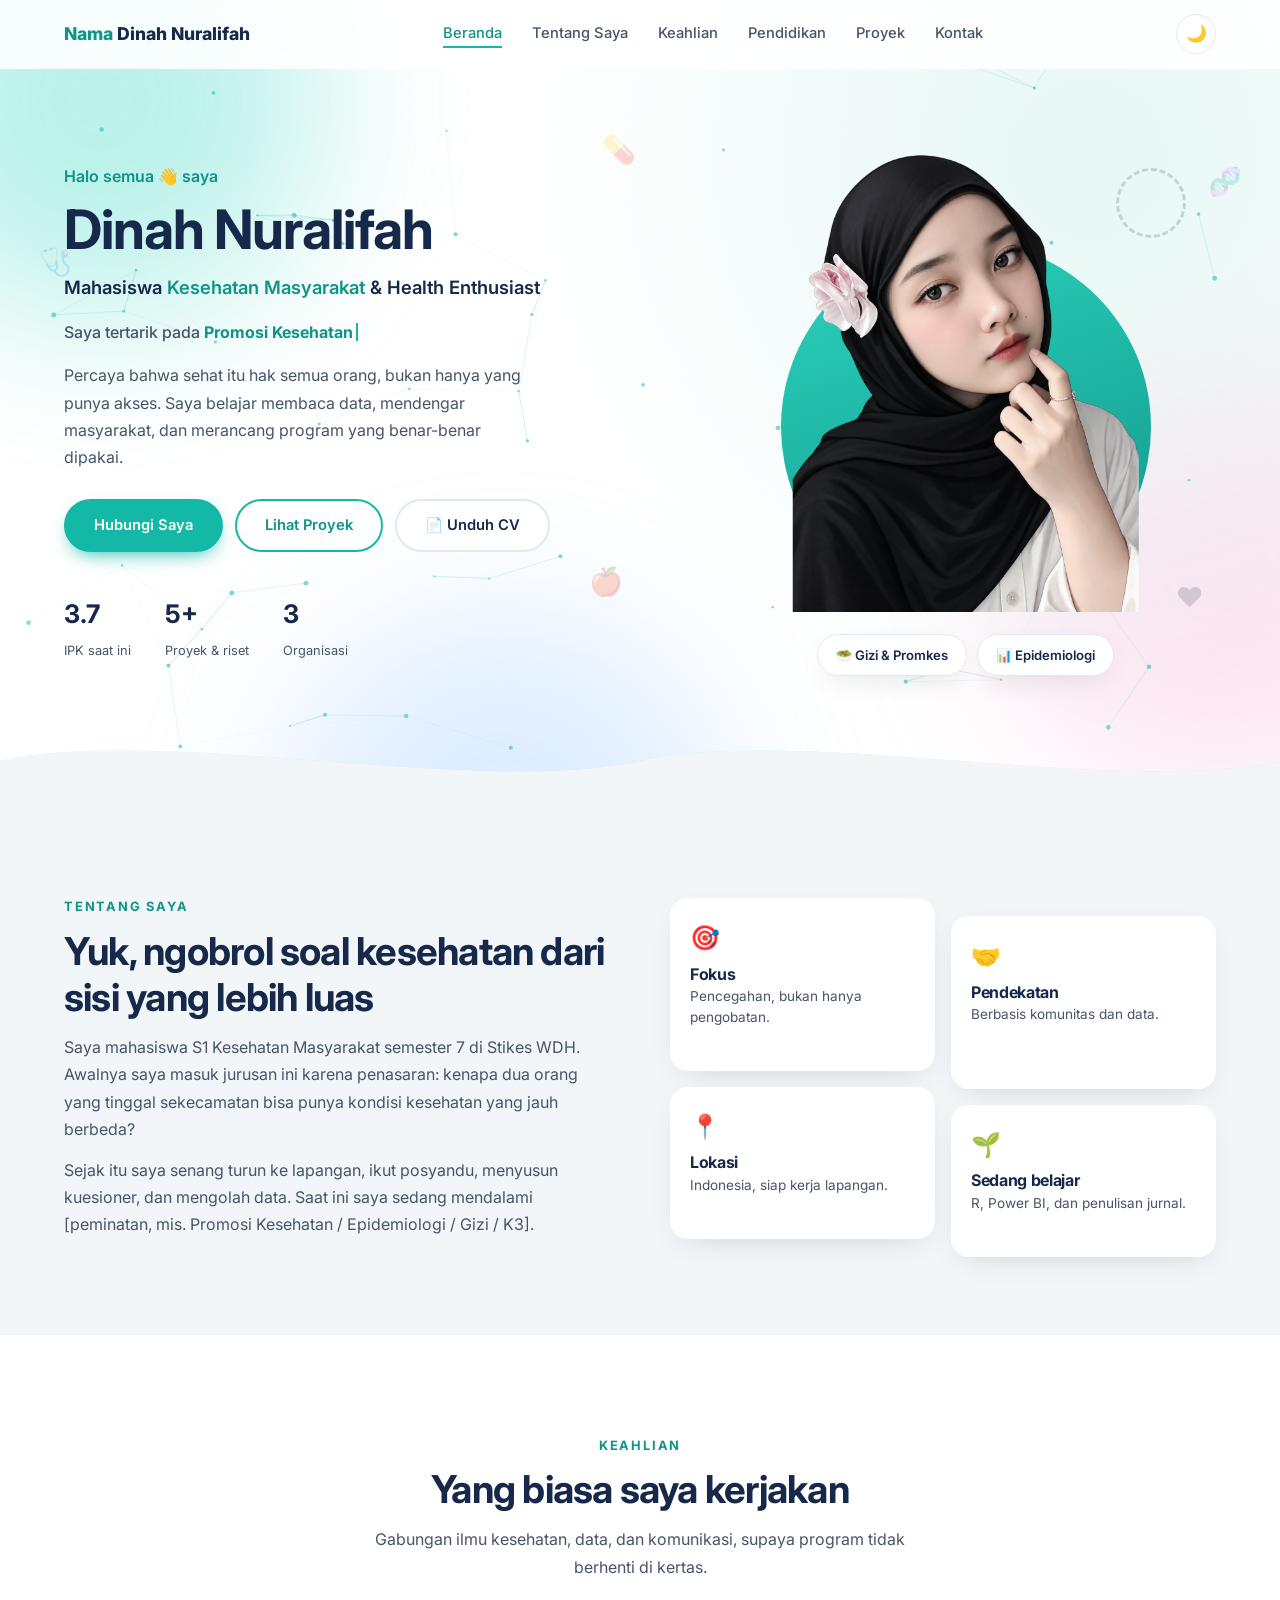
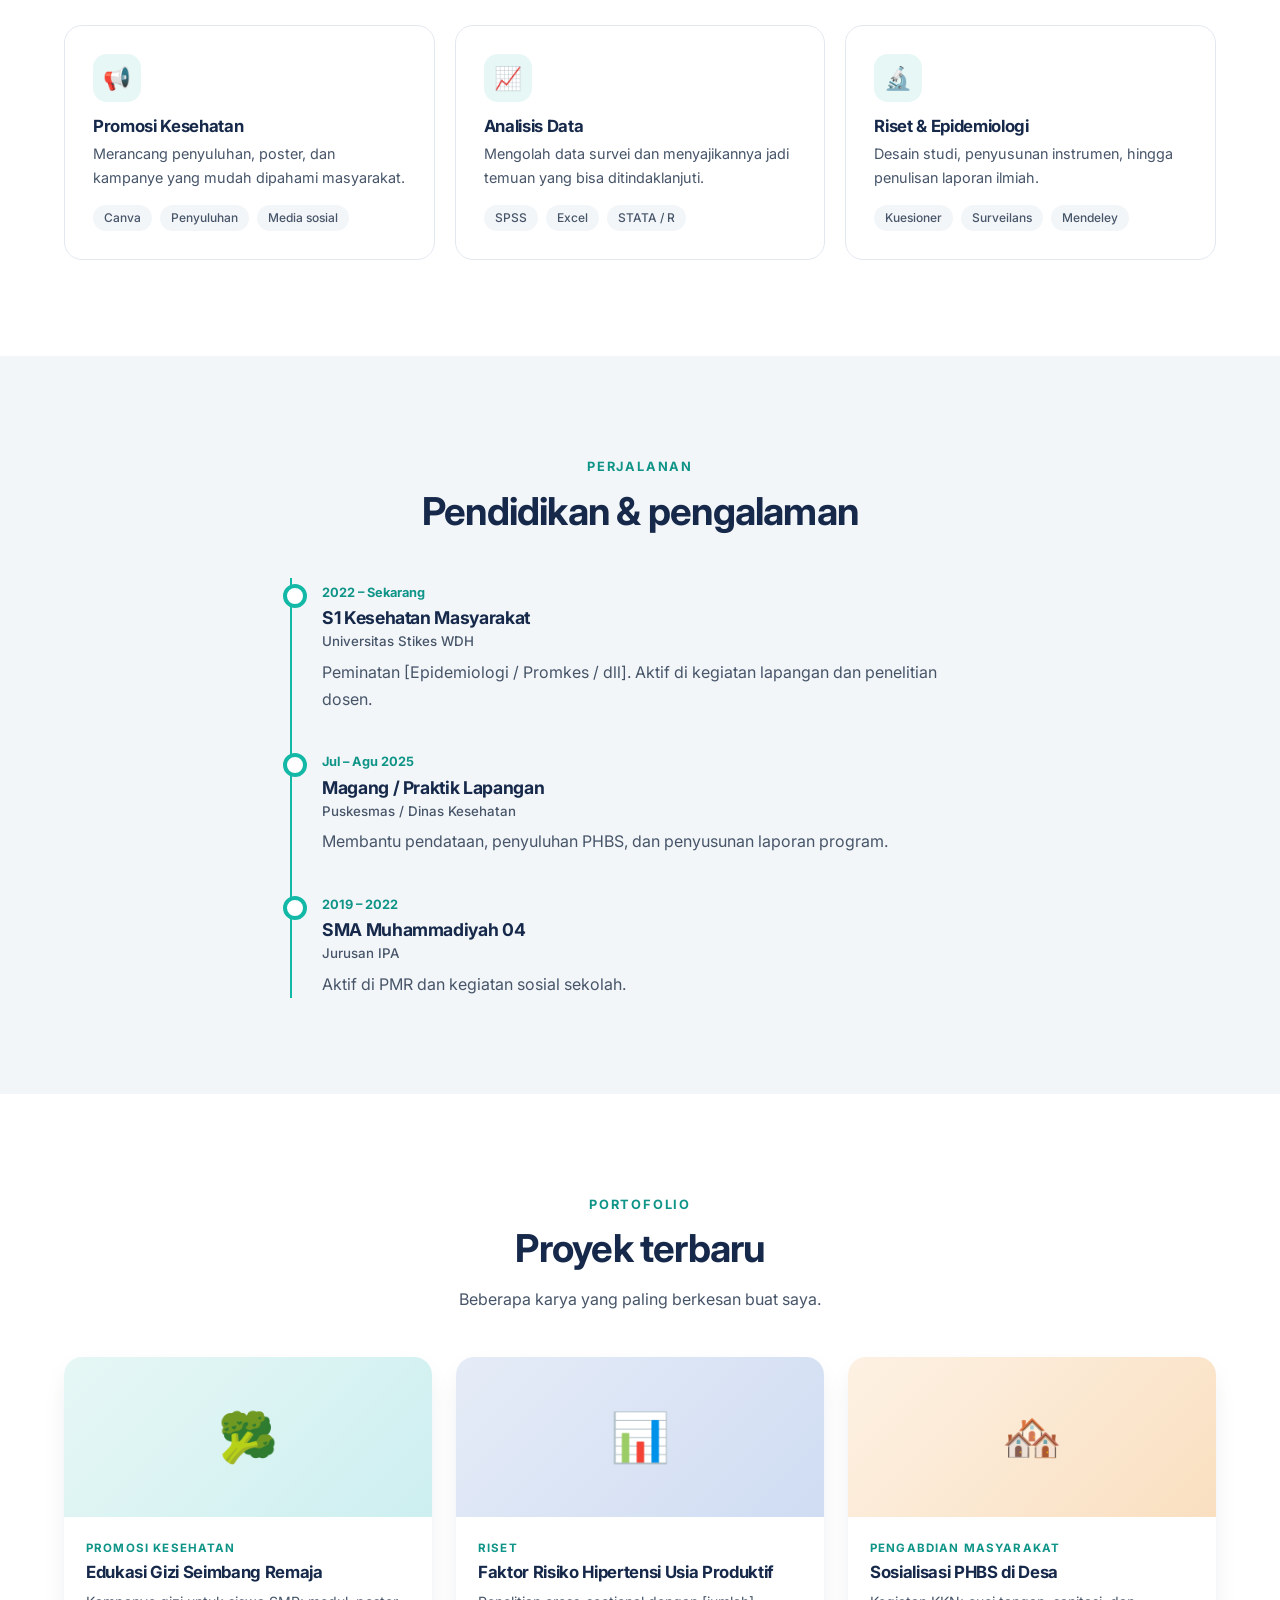
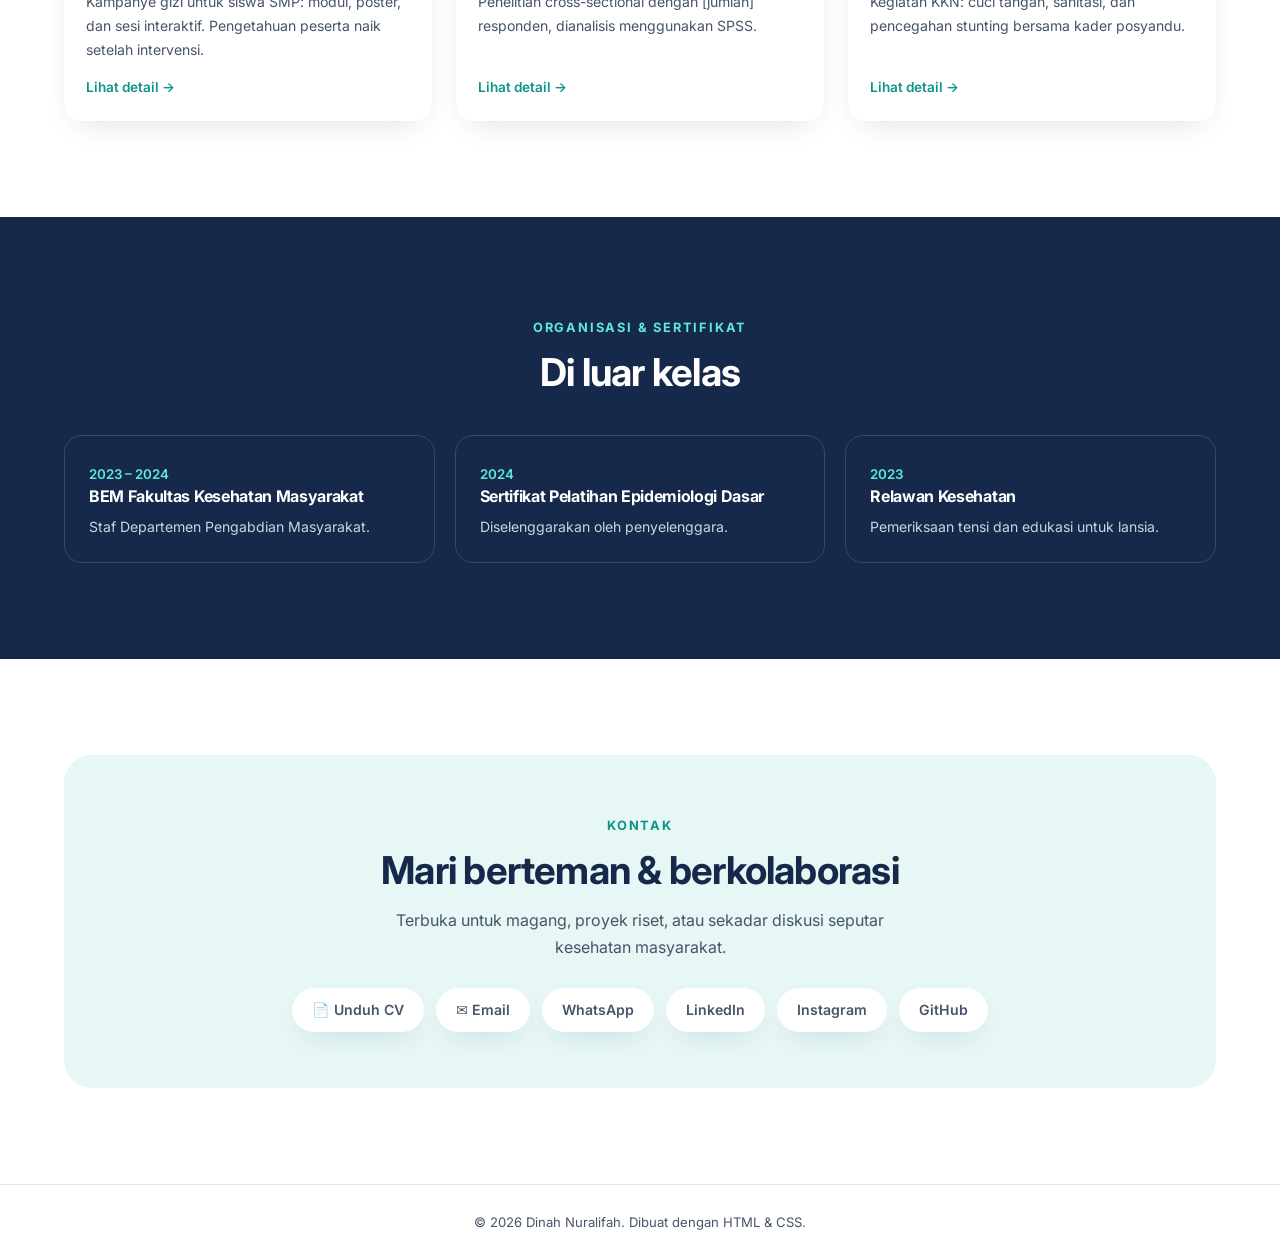
<file: index.html>
<!DOCTYPE html>
<html lang="id">
<head>
<meta charset="UTF-8">
<meta name="viewport" content="width=device-width, initial-scale=1">
<title>Dinah Nuralifah | Mahasiswa Kesehatan Masyarakat</title>
<meta name="description" content="Portofolio mahasiswa S1 Kesehatan Masyarakat: proyek, pengalaman, dan keahlian di bidang promosi kesehatan dan epidemiologi.">
<link rel="icon" href="data:image/svg+xml,<svg xmlns=%22http://www.w3.org/2000/svg%22 viewBox=%220 0 100 100%22><text y=%22.9em%22 font-size=%2290%22>🩺</text></svg>">
<link rel="preconnect" href="https://fonts.googleapis.com">
<link rel="preconnect" href="https://fonts.gstatic.com" crossorigin>
<link href="https://fonts.googleapis.com/css2?family=Inter:wght@400;500;600;700;800&display=swap" rel="stylesheet">
<script>try{var t=localStorage.getItem('theme')||(matchMedia('(prefers-color-scheme:dark)').matches?'dark':'light');document.documentElement.dataset.theme=t}catch(e){}</script>
<link rel="stylesheet" href="style.css">
</head>
<body>
<div id="bar"></div>
<div class="blobs" aria-hidden="true"><span></span><span></span><span></span></div>

<header>
  <nav class="wrap">
    <a href="#beranda" class="logo">Nama<span> Dinah Nuralifah</span></a>
    <input type="checkbox" id="burger">
    <ul class="links">
      <li><a href="#beranda">Beranda</a></li>
      <li><a href="#tentang">Tentang Saya</a></li>
      <li><a href="#keahlian">Keahlian</a></li>
      <li><a href="#pendidikan">Pendidikan</a></li>
      <li><a href="#proyek">Proyek</a></li>
      <li><a href="#kontak">Kontak</a></li>
    </ul>
    <div class="nav-r">
      <button class="theme" id="theme" type="button" aria-label="Ganti tema"></button>
      <label for="burger" class="burger" aria-label="Menu"><span></span><span></span><span></span></label>
    </div>
  </nav>
</header>

<!-- BERANDA -->
<section class="hero" id="beranda">
  <canvas id="net" aria-hidden="true"></canvas>
  <div class="floaties" aria-hidden="true"><span>🩺</span><span>💊</span><span>🧬</span><span>🍎</span><span>❤️</span></div>
  <div class="wrap">
    <div>
      <p class="hi">Halo semua 👋 saya</p>
      <h1>Dinah Nuralifah</h1>
      <p class="role">Mahasiswa <em>Kesehatan Masyarakat</em> &amp; Health Enthusiast</p>
      <p class="typed-line">Saya tertarik pada <span class="typed" data-words="Promosi Kesehatan|Epidemiologi|Gizi Masyarakat|Analisis Data|Kesehatan Lingkungan">Promosi Kesehatan</span><span class="cursor"></span></p>
      <p class="desc">Percaya bahwa sehat itu hak semua orang, bukan hanya yang punya akses. Saya belajar membaca data, mendengar masyarakat, dan merancang program yang benar-benar dipakai.</p>
      <div class="btns">
        <a href="#kontak" class="btn fill">Hubungi Saya</a>
        <a href="#proyek" class="btn line">Lihat Proyek</a>
        <a href="cv.pdf" download="cv.pdf" class="btn dl">📄 Unduh CV</a>
      </div>
      <div class="stats">
        <div><b data-to="3.8" data-dec="1">3.8</b><small>IPK saat ini</small></div>
        <div><b data-to="5" data-suf="+">5+</b><small>Proyek &amp; riset</small></div>
        <div><b data-to="3">3</b><small>Organisasi</small></div>
      </div>
    </div>
    <div class="photo-wrap">
      <div class="photo">
        <!-- Foto: taruh foto.png di folder yang sama -->
        <div class="initials">NK</div>
        <img src="img.png" alt="Foto Nama Kamu" onerror="this.remove()">
      </div>
      <div class="tags">
        <span class="tag">🥗 Gizi &amp; Promkes</span>
        <span class="tag">📊 Epidemiologi</span>
      </div>
    </div>
  </div>
  <div class="waves" aria-hidden="true">
    <svg class="w1" viewBox="0 0 2880 80" preserveAspectRatio="none"><path d="M0,40 C180,0 540,80 720,40 C900,0 1260,80 1440,40 C1620,0 1980,80 2160,40 C2340,0 2700,80 2880,40 V80 H0 Z"/></svg>
    <svg class="w2" viewBox="0 0 2880 80" preserveAspectRatio="none"><path d="M0,40 C180,0 540,80 720,40 C900,0 1260,80 1440,40 C1620,0 1980,80 2160,40 C2340,0 2700,80 2880,40 V80 H0 Z"/></svg>
  </div>
</section>

<!-- TENTANG -->
<section class="about" id="tentang">
  <div class="wrap">
    <div>
      <span class="eyebrow">Tentang Saya</span>
      <h2 class="title">Yuk, ngobrol soal kesehatan dari sisi yang lebih luas</h2>
      <p>Saya mahasiswa S1 Kesehatan Masyarakat semester 7 di Stikes WDH. Awalnya saya masuk jurusan ini karena penasaran: kenapa dua orang yang tinggal sekecamatan bisa punya kondisi kesehatan yang jauh berbeda?</p>
      <p>Sejak itu saya senang turun ke lapangan, ikut posyandu, menyusun kuesioner, dan mengolah data. Saat ini saya sedang mendalami [peminatan, mis. Promosi Kesehatan / Epidemiologi / Gizi / K3].</p>
    </div>
    <div class="cards">
      <div class="mini"><i>🎯</i><h3>Fokus</h3><p>Pencegahan, bukan hanya pengobatan.</p></div>
      <div class="mini"><i>🤝</i><h3>Pendekatan</h3><p>Berbasis komunitas dan data.</p></div>
      <div class="mini"><i>📍</i><h3>Lokasi</h3><p>Indonesia, siap kerja lapangan.</p></div>
      <div class="mini"><i>🌱</i><h3>Sedang belajar</h3><p>R, Power BI, dan penulisan jurnal.</p></div>
    </div>
  </div>
</section>

<!-- KEAHLIAN -->
<section id="keahlian">
  <div class="wrap center">
    <span class="eyebrow">Keahlian</span>
    <h2 class="title">Yang biasa saya kerjakan</h2>
    <p class="lead">Gabungan ilmu kesehatan, data, dan komunikasi, supaya program tidak berhenti di kertas.</p>
    <div class="skills" style="text-align:left">
      <div class="skill"><div class="ic">📢</div><h3>Promosi Kesehatan</h3><p>Merancang penyuluhan, poster, dan kampanye yang mudah dipahami masyarakat.</p><div class="chips"><span>Canva</span><span>Penyuluhan</span><span>Media sosial</span></div></div>
      <div class="skill"><div class="ic">📈</div><h3>Analisis Data</h3><p>Mengolah data survei dan menyajikannya jadi temuan yang bisa ditindaklanjuti.</p><div class="chips"><span>SPSS</span><span>Excel</span><span>STATA / R</span></div></div>
      <div class="skill"><div class="ic">🔬</div><h3>Riset &amp; Epidemiologi</h3><p>Desain studi, penyusunan instrumen, hingga penulisan laporan ilmiah.</p><div class="chips"><span>Kuesioner</span><span>Surveilans</span><span>Mendeley</span></div></div>
    </div>
  </div>
</section>

<!-- PENDIDIKAN -->
<section class="edu" id="pendidikan">
  <div class="wrap center">
    <span class="eyebrow">Perjalanan</span>
    <h2 class="title">Pendidikan &amp; pengalaman</h2>
    <div class="timeline" style="text-align:left">
      <div class="tl"><time>2022 – Sekarang</time><h3>S1 Kesehatan Masyarakat</h3><small>Universitas Stikes WDH</small><p>Peminatan [Epidemiologi / Promkes / dll]. Aktif di kegiatan lapangan dan penelitian dosen.</p></div>
      <div class="tl"><time>Jul – Agu 2025</time><h3>Magang / Praktik Lapangan</h3><small>Puskesmas / Dinas Kesehatan</small><p>Membantu pendataan, penyuluhan PHBS, dan penyusunan laporan program.</p></div>
      <div class="tl"><time>2019 – 2022</time><h3>SMA Muhammadiyah 04</h3><small>Jurusan IPA</small><p>Aktif di PMR dan kegiatan sosial sekolah.</p></div>
    </div>
  </div>
</section>

<!-- PROYEK -->
<section id="proyek">
  <div class="wrap center">
    <span class="eyebrow">Portofolio</span>
    <h2 class="title">Proyek terbaru</h2>
    <p class="lead">Beberapa karya yang paling berkesan buat saya.</p>
    <div class="grid3" style="text-align:left">
      <article class="proj"><div class="thumb">🥦</div><div class="body"><small>Promosi Kesehatan</small><h3>Edukasi Gizi Seimbang Remaja</h3><p>Kampanye gizi untuk siswa SMP: modul, poster, dan sesi interaktif. Pengetahuan peserta naik setelah intervensi.</p><a class="more" href="#">Lihat detail →</a></div></article>
      <article class="proj"><div class="thumb">📊</div><div class="body"><small>Riset</small><h3>Faktor Risiko Hipertensi Usia Produktif</h3><p>Penelitian cross-sectional dengan [jumlah] responden, dianalisis menggunakan SPSS.</p><a class="more" href="#">Lihat detail →</a></div></article>
      <article class="proj"><div class="thumb">🏘️</div><div class="body"><small>Pengabdian Masyarakat</small><h3>Sosialisasi PHBS di Desa</h3><p>Kegiatan KKN: cuci tangan, sanitasi, dan pencegahan stunting bersama kader posyandu.</p><a class="more" href="#">Lihat detail →</a></div></article>
    </div>
  </div>
</section>

<!-- ORGANISASI -->
<section class="org">
  <div class="wrap center">
    <span class="eyebrow">Organisasi &amp; Sertifikat</span>
    <h2 class="title">Di luar kelas</h2>
    <div class="orgs" style="text-align:left">
      <div><small>2023 – 2024</small><h3>BEM Fakultas Kesehatan Masyarakat</h3><p>Staf Departemen Pengabdian Masyarakat.</p></div>
      <div><small>2024</small><h3>Sertifikat Pelatihan Epidemiologi Dasar</h3><p>Diselenggarakan oleh penyelenggara.</p></div>
      <div><small>2023</small><h3>Relawan Kesehatan</h3><p>Pemeriksaan tensi dan edukasi untuk lansia.</p></div>
    </div>
  </div>
</section>

<!-- KONTAK -->
<section class="contact" id="kontak">
  <div class="wrap">
    <div class="box">
      <span class="eyebrow">Kontak</span>
      <h2 class="title">Mari berteman &amp; berkolaborasi</h2>
      <p class="lead" style="margin-inline:auto">Terbuka untuk magang, proyek riset, atau sekadar diskusi seputar kesehatan masyarakat.</p>
      <div class="socials">
        <a href="cv.pdf" download="cv.pdf">📄 Unduh CV</a>
        <a href="mailto:emailkamu@gmail.com">✉️ Email</a>
        <a href="https://wa.me/6281234567890?text=Halo%2C%20saya%20melihat%20portofolio%20kamu" target="_blank" rel="noopener">WhatsApp</a>
        <a href="https://linkedin.com/in/usernamekamu" target="_blank" rel="noopener">LinkedIn</a>
        <a href="https://instagram.com/usernamekamu" target="_blank" rel="noopener">Instagram</a>
        <a href="https://github.com/usernamekamu" target="_blank" rel="noopener">GitHub</a>
      </div>
    </div>
  </div>
</section>

<footer>© 2026 Dinah Nuralifah. Dibuat dengan HTML &amp; CSS.</footer>

<script src="script.js"></script>
</body>
</html>
</file>
<file: style.css>
:root{
  --navy:#16294a;--teal:#14b8a6;--teal-d:#0f9488;--mint:#e6f7f5;
  --text:#475569;--soft:#f3f6f9;--line:#e2e8f0;--white:#fff;
  --deep:#16294a;--card:#fff;--hdr:rgba(255,255,255,.88);--r:18px;--sh:0 10px 30px -12px rgba(22,41,74,.18);
}
*{margin:0;padding:0;box-sizing:border-box}
html{scroll-behavior:smooth;scroll-padding-top:80px}
body{font-family:'Inter',system-ui,sans-serif;color:var(--text);line-height:1.7;background:var(--white);overflow-x:hidden;transition:background .4s,color .4s}
img{max-width:100%;display:block}
a{color:inherit;text-decoration:none}
h1,h2,h3{color:var(--navy);line-height:1.2;letter-spacing:-.02em}
.wrap{width:min(1080px,90%);margin-inline:auto}
section{padding:96px 0;position:relative}
.eyebrow{display:inline-block;color:var(--teal-d);font-weight:700;font-size:.8rem;letter-spacing:.14em;text-transform:uppercase;margin-bottom:10px}
.title{font-size:clamp(1.7rem,3.5vw,2.4rem);margin-bottom:14px}
.lead{max-width:560px}
.center{text-align:center}.center .lead{margin-inline:auto}

/* NAV */
header{position:fixed;inset:0 0 auto 0;z-index:50;background:var(--hdr);-webkit-backdrop-filter: blur(10px); backdrop-filter:blur(10px);border-bottom:1px solid transparent;transition:.3s}
header.scrolled{border-bottom-color:var(--line)}
header nav{display:flex;align-items:center;justify-content:space-between;height:68px}
.logo{font-weight:800;color:var(--teal-d);font-size:1.1rem}
.logo span{color:var(--navy)}
.links{display:flex;gap:30px;list-style:none;font-size:.92rem;font-weight:500}
.links a{position:relative;padding:4px 0;transition:color .2s}
.links a::after{content:"";position:absolute;left:0;bottom:-2px;height:2px;width:0;background:var(--teal);transition:width .25s}
.links a:hover{color:var(--navy)}.links a:hover::after,.links a.active::after{width:100%}
.links a.active{color:var(--teal-d)}
#burger,.burger{display:none}

/* HERO */
.hero{padding-top:150px;padding-bottom:70px;background:
  radial-gradient(circle at 85% 20%,var(--mint) 0,transparent 45%)}
.hero .wrap{display:grid;grid-template-columns:1.1fr .9fr;align-items:center;gap:40px}
.hi{color:var(--teal-d);font-weight:600;margin-bottom:6px}
.hero h1{font-size:clamp(2.2rem,5vw,3.4rem);margin-bottom:10px}
.role{font-size:1.15rem;font-weight:600;color:var(--navy);margin-bottom:16px}
.role em{font-style:normal;color:var(--teal-d)}
.hero p.desc{max-width:470px;margin-bottom:28px}
.btns{display:flex;gap:12px;flex-wrap:wrap}
.btn{display:inline-block;padding:12px 28px;border-radius:99px;font-weight:600;font-size:.92rem;transition:.25s;border:2px solid var(--teal)}
.btn.fill{background:var(--teal);color:#fff;box-shadow:0 8px 20px -8px var(--teal)}
.btn.fill:hover{background:var(--teal-d);border-color:var(--teal-d);transform:translateY(-2px)}
.btn.line{color:var(--teal-d)}.btn.line:hover{background:var(--mint)}
.stats{display:flex;gap:34px;margin-top:40px}
.stats b{display:block;font-size:1.6rem;color:var(--navy)}
.stats small{font-size:.8rem}
.photo-wrap{justify-self:center;width:min(400px,100%);display:flex;flex-direction:column;align-items:center}
.photo{position:relative;width:100%;aspect-ratio:1/1.05}
.photo::before{content:"";position:absolute;width:84%;aspect-ratio:1;border-radius:50%;background:linear-gradient(160deg,#2dd4bf,var(--teal-d));left:8%;bottom:0}
.photo::after{content:"";position:absolute;width:64px;height:64px;border:3px dashed var(--navy);opacity:.18;border-radius:50%;top:4%;right:0;animation:spin 24s linear infinite}
.photo img,.initials{position:absolute;bottom:0;left:50%;transform:translateX(-50%);height:100%;width:auto;object-fit:contain;z-index:2}
.initials{display:grid;place-items:center;width:70%;height:auto;aspect-ratio:1;font-size:5rem;font-weight:800;color:#fff;z-index:1}
.tags{display:flex;flex-wrap:wrap;justify-content:center;gap:10px;margin-top:22px}
.tag{background:var(--card);padding:9px 18px;border-radius:99px;border:1px solid var(--line);box-shadow:var(--sh);font-size:.82rem;font-weight:600;color:var(--navy);animation:float 4s ease-in-out infinite}
.tag:nth-child(2){animation-delay:-2s}
@keyframes float{50%{transform:translateY(-5px)}}
@keyframes spin{to{transform:rotate(360deg)}}
@media(prefers-reduced-motion:reduce){.tag,.photo::after{animation:none}html{scroll-behavior:auto}}

/* TENTANG */
.about{background:var(--soft)}
.about .wrap{display:grid;grid-template-columns:1fr 1fr;gap:60px}
.about p+p{margin-top:14px}
.cards{display:grid;grid-template-columns:1fr 1fr;gap:16px;margin-top:6px}
.mini{background:var(--card);padding:20px;border-radius:var(--r);box-shadow:var(--sh)}
.mini i{font-style:normal;font-size:1.5rem}
.mini h3{font-size:1rem;margin:6px 0 2px}
.mini p{font-size:.85rem;line-height:1.5}
.mini:nth-child(even){transform:translateY(18px)}

/* KEAHLIAN */
.skills{display:grid;grid-template-columns:repeat(3,1fr);gap:20px;margin-top:44px}
.skill{padding:28px;border:1px solid var(--line);border-radius:var(--r);transition:.3s;background:var(--card)}
.skill:hover{transform:translateY(-6px);box-shadow:var(--sh);border-color:var(--teal)}
.skill .ic{width:48px;height:48px;border-radius:14px;background:var(--mint);display:grid;place-items:center;font-size:1.4rem;margin-bottom:14px}
.skill h3{font-size:1.05rem;margin-bottom:6px}
.skill p{font-size:.9rem}
.chips{display:flex;flex-wrap:wrap;gap:8px;margin-top:14px}
.chips span{font-size:.75rem;padding:3px 11px;background:var(--soft);border-radius:99px;font-weight:500}

/* PENDIDIKAN */
.edu{background:var(--soft)}
.timeline{max-width:700px;margin:44px auto 0;border-left:2px solid var(--teal);padding-left:30px}
.tl{position:relative;padding-bottom:34px}
.tl:last-child{padding-bottom:0}
.tl::before{content:"";position:absolute;left:-39px;top:6px;width:16px;height:16px;border-radius:50%;background:var(--card);border:4px solid var(--teal)}
.tl time{font-size:.8rem;font-weight:700;color:var(--teal-d)}
.tl h3{font-size:1.1rem;margin:2px 0}
.tl small{display:block;font-weight:500;margin-bottom:6px}

/* PROYEK */
.grid3{display:grid;grid-template-columns:repeat(3,1fr);gap:24px;margin-top:44px}
.proj{background:var(--card);border-radius:var(--r);overflow:hidden;box-shadow:var(--sh);transition:.3s;display:flex;flex-direction:column}
.proj:hover{transform:translateY(-6px)}
.thumb{height:160px;display:grid;place-items:center;font-size:3rem;background:linear-gradient(135deg,var(--mint),#cdeff0)}
.proj:nth-child(2) .thumb{background:linear-gradient(135deg,#e5ecf7,#cfdcf2)}
.proj:nth-child(3) .thumb{background:linear-gradient(135deg,#fdf1e3,#f9dfc0)}
.proj .body{padding:22px;flex:1;display:flex;flex-direction:column}
.proj small{color:var(--teal-d);font-weight:700;font-size:.72rem;letter-spacing:.1em;text-transform:uppercase}
.proj h3{font-size:1.05rem;margin:4px 0 8px}
.proj p{font-size:.88rem;flex:1}
.proj a.more{margin-top:14px;font-weight:600;font-size:.85rem;color:var(--teal-d)}
.proj a.more:hover{text-decoration:underline}

/* ORGANISASI */
.org{background:var(--deep);color:#cbd5e1}
.org h2{color:#fff}.org .eyebrow{color:#5eead4}
.orgs{display:grid;grid-template-columns:repeat(3,1fr);gap:20px;margin-top:40px}
.orgs div{padding:24px;border:1px solid rgba(255,255,255,.15);border-radius:var(--r)}
.orgs h3{color:#fff;font-size:1rem}
.orgs small{color:#5eead4;font-weight:600}
.orgs p{font-size:.88rem;margin-top:8px}

/* KONTAK */
.contact .box{background:var(--mint);border-radius:28px;padding:56px 30px;text-align:center}
.socials{display:flex;gap:12px;justify-content:center;flex-wrap:wrap;margin-top:26px}
.socials a{padding:10px 20px;background:var(--card);border-radius:99px;font-weight:600;font-size:.88rem;box-shadow:var(--sh);transition:.25s}
.socials a:hover{background:var(--teal);color:#fff;transform:translateY(-3px)}
footer{text-align:center;padding:26px 0;font-size:.82rem;border-top:1px solid var(--line)}

/* RESPONSIVE */
@media(max-width:860px){
  section{padding:70px 0}
  .burger{display:grid;gap:5px;cursor:pointer;padding:10px;border:2px solid var(--teal);border-radius:10px}
  .burger span{display:block;width:20px;height:2px;background:var(--navy)}
  .links{position:absolute;top:68px;left:0;right:0;flex-direction:column;gap:0;background:var(--card);border-bottom:1px solid var(--line);max-height:0;overflow:hidden;transition:max-height .35s}
  .links li{padding:0 5%}
  .links a{display:block;padding:14px 0;border-top:1px solid var(--line)}
  #burger:checked~.links{max-height:420px}
  .hero{padding-top:110px}
  .hero .wrap,.about .wrap{grid-template-columns:1fr}
  .photo-wrap{width:min(340px,88%);margin-top:10px}
  .hero .btns{margin-bottom:0}
  .skills,.grid3,.orgs{grid-template-columns:1fr}
  .stats{gap:24px}
}

@media(max-width:480px){
  .wrap{width:92%}
  .hero{padding-top:96px}
  .hero h1{font-size:2.1rem}
  .stats{gap:18px;justify-content:space-between}
  .stats b{font-size:1.35rem}
  .btn{padding:11px 22px}
  .btns .btn{flex:1;text-align:center}
  .cards{grid-template-columns:1fr}
  .mini:nth-child(even){transform:none}
  .contact .box{padding:40px 20px;border-radius:22px}
  .initials{font-size:3.4rem}
}
@media(min-width:861px) and (max-width:1020px){
  .hero .wrap{gap:20px}
  .skills,.grid3,.orgs{grid-template-columns:1fr 1fr}
}
@media(min-width:1280px){
  .wrap{width:min(1160px,90%)}
  .photo-wrap{width:440px}
}

/* ===== TEMA GELAP ===== */
html[data-theme=dark]{color-scheme:dark;--navy:#e8eef7;--text:#a9b6c9;--soft:#101a2e;--line:#22304b;--white:#0b1220;--mint:#0f2b2d;--teal-d:#2dd4bf;--deep:#0e1a30;--card:#14213a;--hdr:rgba(11,18,32,.86);--sh:0 10px 30px -12px rgba(0,0,0,.6)}
html[data-theme=dark] .thumb{filter:brightness(.85) saturate(.9)}
html[data-theme=dark] .photo::after{border-color:#fff}
.nav-r{display:flex;align-items:center;gap:10px}
.theme{width:40px;height:40px;border-radius:50%;border:1px solid var(--line);background:var(--card);cursor:pointer;font-size:1.05rem;line-height:1;transition:.25s}
.theme:hover{border-color:var(--teal);transform:rotate(18deg)}

/* ===== PROGRESS BAR ===== */
#bar{position:fixed;top:0;left:0;height:3px;width:100%;background:linear-gradient(90deg,var(--teal),#5eead4);transform-origin:0 50%;transform:scaleX(0);z-index:60}

/* ===== TEKS MENGETIK ===== */
.typed-line{font-weight:500;margin-bottom:16px;min-height:1.7em}
.typed{color:var(--teal-d);font-weight:700}
.cursor{display:inline-block;width:2px;height:1.1em;background:var(--teal);margin-left:3px;vertical-align:-.18em;animation:blink 1s steps(1) infinite}
@keyframes blink{50%{opacity:0}}

/* ===== TOMBOL CV ===== */
.btn.dl{background:var(--card);color:var(--navy);border-color:var(--line)}
.btn.dl:hover{border-color:var(--teal);transform:translateY(-2px);box-shadow:var(--sh)}

/* ===== REVEAL SAAT SCROLL ===== */
.rv{opacity:0}
.rv.in{animation:rise .75s cubic-bezier(.2,.7,.2,1) var(--d,0s) both}
@keyframes rise{from{opacity:0;translate:0 26px}to{opacity:1;translate:0 0}}
@media(prefers-reduced-motion:reduce){.rv{opacity:1}.rv.in{animation:none}.cursor{animation:none}#bar{display:none}}
@media(max-width:480px){.btn.dl{flex-basis:100%}}

/* ===== ANIMASI BACKGROUND ===== */
.blobs{position:fixed;inset:0;z-index:-1;overflow:hidden;pointer-events:none}
.blobs span{position:absolute;width:440px;height:440px;border-radius:50%;filter:blur(80px);opacity:.32;animation:drift 24s ease-in-out infinite alternate}
.blobs span:nth-child(1){background:#2dd4bf;top:-120px;left:-120px}
.blobs span:nth-child(2){background:#f9a8d4;top:38%;right:-160px;animation-duration:30s;animation-delay:-8s}
.blobs span:nth-child(3){background:#93c5fd;bottom:-160px;left:22%;animation-duration:27s;animation-delay:-14s}
@keyframes drift{to{transform:translate(70px,-90px) scale(1.18)}}
html[data-theme=dark] .blobs span{opacity:.14}

.hero{position:relative;overflow:hidden;padding-bottom:120px}
.hero .wrap{position:relative;z-index:1}
#net{position:absolute;inset:0;width:100%;height:100%;pointer-events:none;z-index:0}

.floaties span{position:absolute;font-size:1.7rem;opacity:.22;animation:bob 7s ease-in-out infinite;pointer-events:none;z-index:0}
.floaties span:nth-child(1){left:3%;top:30%}
.floaties span:nth-child(2){left:47%;top:16%;animation-delay:-2s}
.floaties span:nth-child(3){right:3%;top:20%;animation-delay:-4s}
.floaties span:nth-child(4){left:46%;bottom:24%;animation-delay:-1s}
.floaties span:nth-child(5){right:6%;bottom:22%;animation-delay:-5s}
@keyframes bob{50%{transform:translateY(-16px) rotate(8deg)}}

.waves{position:absolute;left:0;right:0;bottom:-1px;height:72px;overflow:hidden;z-index:1;pointer-events:none}
.waves svg{position:absolute;bottom:0;left:0;width:200%;height:100%}
.w1{fill:var(--teal);opacity:.2;animation:wave 20s linear infinite reverse}
.w2{fill:var(--soft);animation:wave 30s linear infinite}
@keyframes wave{to{transform:translateX(-50%)}}

@media(max-width:860px){.floaties{display:none}.blobs span{width:300px;height:300px}.waves{height:48px}.hero{padding-bottom:90px}}
@media(prefers-reduced-motion:reduce){.blobs span,.floaties span,.w1,.w2{animation:none}}
</file>
